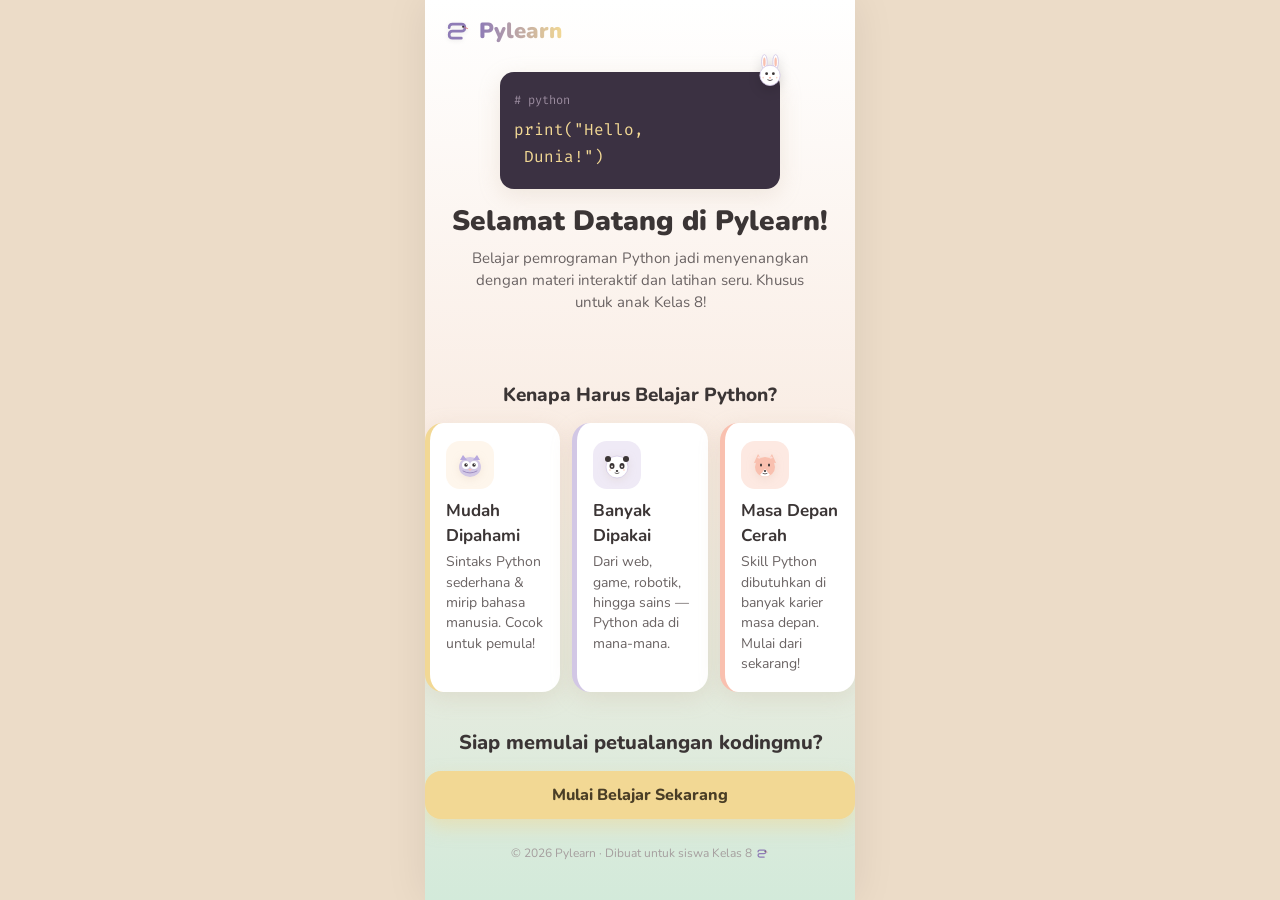
<file: index.html>
<!DOCTYPE html>
<html lang="id">
<head>
  <meta charset="UTF-8" />
  <meta name="viewport" content="width=device-width, initial-scale=1.0, maximum-scale=1.0, user-scalable=no" />
  <meta name="theme-color" content="#D2C7E5" />
  <meta name="description" content="Pylearn — Belajar Python seru dan interaktif untuk siswa kelas 8. Materi lengkap, contoh kode, dan latihan langsung di browser." />
  <link rel="icon" type="image/svg+xml" href="favicon.svg" />
  <link rel="apple-touch-icon" href="favicon.svg" />
  <link rel="mask-icon" href="favicon.svg" color="#8E7BB6" />
  <link rel="canonical" href="https://belajarpython.online/" />
  <meta property="og:type" content="website" />
  <meta property="og:url" content="https://belajarpython.online/" />
  <meta property="og:title" content="Pylearn — Belajar Python Seru untuk Kelas 8" />
  <meta property="og:description" content="Belajar Python seru dan interaktif untuk siswa kelas 8." />
  <meta property="og:site_name" content="Pylearn" />
  <meta name="twitter:card" content="summary_large_image" />
  <meta name="twitter:url" content="https://belajarpython.online/" />
  <meta name="twitter:title" content="Pylearn — Belajar Python Seru untuk Kelas 8" />
  <meta name="twitter:description" content="Belajar Python seru dan interaktif untuk siswa kelas 8." />
  <title>Pylearn — Belajar Python Seru untuk Kelas 8</title>
  <link rel="preconnect" href="https://fonts.googleapis.com" />
  <link rel="preconnect" href="https://fonts.gstatic.com" crossorigin />
  <link href="https://fonts.googleapis.com/css2?family=Nunito:wght@400;600;700;800;900&family=Fira+Code:wght@400;500&display=swap" rel="stylesheet" />
  <link rel="stylesheet" href="css/style.css?v=18" />
</head>
<body>
  <div class="app">

    <!-- ===== LANDING PAGE ===== -->
    <section class="screen screen--landing" data-screen="landing">
      <div class="landing__topbar">
        <div class="logo">
          <span class="logo__mark" data-animal="snake" data-size="28"></span>
          <span class="logo__text">Pylearn</span>
        </div>
      </div>

      <main class="landing__content">
        <div class="hero">
          <div class="hero__art">
            <pre class="hero__code">print("Hello,<br>&nbsp;Dunia!")</pre>
            <div class="hero__balloon" data-animal="rabbit" data-size="36"></div>
          </div>
          <h1 class="hero__title">Selamat Datang di Pylearn!</h1>
          <p class="hero__subtitle">Belajar pemrograman Python jadi menyenangkan dengan materi interaktif dan latihan seru. Khusus untuk anak Kelas 8!</p>
        </div>

        <div class="section" id="value">
          <h2 class="section__title">Kenapa Harus Belajar Python?</h2>
          <div class="value-cards">
            <div class="value-card">
              <div class="value-card__icon" data-animal="owl" data-size="32"></div>
              <h3>Mudah Dipahami</h3>
              <p>Sintaks Python sederhana & mirip bahasa manusia. Cocok untuk pemula!</p>
            </div>
            <div class="value-card">
              <div class="value-card__icon" data-animal="panda" data-size="32"></div>
              <h3>Banyak Dipakai</h3>
              <p>Dari web, game, robotik, hingga sains — Python ada di mana-mana.</p>
            </div>
            <div class="value-card">
              <div class="value-card__icon" data-animal="fox" data-size="32"></div>
              <h3>Masa Depan Cerah</h3>
              <p>Skill Python dibutuhkan di banyak karier masa depan. Mulai dari sekarang!</p>
            </div>
          </div>
        </div>

        <div class="landing__cta">
          <h2>Siap memulai petualangan kodingmu?</h2>
          <button class="btn btn--primary btn--lg" data-go="beranda">Mulai Belajar Sekarang</button>
        </div>
      </main>

      <footer class="landing__footer">
        <p>© 2026 Pylearn · Dibuat untuk siswa Kelas 8 <span data-animal="snake" data-size="14"></span></p>
      </footer>
    </section>

    <!-- ===== ONBOARDING / INPUT NAMA ===== -->
    <section class="screen screen--onboarding" data-screen="onboarding">
      <div class="onboarding">
        <div class="onboarding__art" data-animal="snake" data-size="80"></div>
        <h1 class="onboarding__title">Hai! Kenalan dulu yuk 🎀</h1>
        <p class="onboarding__sub">Sebelum mulai belajar, tulis nama panggilanmu supaya Pylearn bisa menyapamu!</p>
        <form class="onboarding__form" id="name-form">
          <input type="text" id="name-input" class="onboarding__input" placeholder="Nama panggilanmu..." maxlength="20" autocomplete="off" required />
          <button type="submit" class="btn btn--primary btn--lg" id="name-submit">Lanjut →</button>
        </form>
        <p class="onboarding__hint">Nama kamu disimpan di perangkat ini saja, tidak dikirim ke mana pun. 🐾</p>
      </div>
    </section>

    <!-- ===== APP SHELL (Beranda, Materi, Games, Latihan, Nilai) ===== -->
    <div class="appshell" data-appshell hidden>

      <!-- ===== BERANDA ===== -->
      <section class="screen" data-screen="beranda">
        <header class="appbar appbar--noncenter">
          <div class="appbar__greet">
            <p class="appbar__hello">Halooo, <strong id="user-name">Siswa</strong>!</p>
            <p class="appbar__ask">Sudah siap bermain python hari ini?</p>
          </div>
          <div class="avatar-wrap" id="avatar-wrap">
            <div class="appbar__avatar" id="user-avatar">?</div>
            <div class="avatar-menu" id="avatar-menu" hidden>
              <button class="avatar-menu__item" id="menu-change-name"><span data-animal="bear" data-size="18"></span> Ganti Nama</button>
              <button class="avatar-menu__item avatar-menu__item--danger" id="menu-reset"><span>🔄</span> Reset Data</button>
            </div>
          </div>
        </header>

        <main class="content">
          <!-- Floating decorative animals -->
          <div class="float-deco" aria-hidden="true">
            <span class="float-deco__a" data-animal="rabbit" data-size="32"></span>
            <span class="float-deco__b" data-animal="owl" data-size="28"></span>
            <span class="float-deco__c" data-animal="fox" data-size="30"></span>
          </div>

          <!-- Welcome mascot banner -->
          <div class="welcome">
            <div class="welcome__mascot" data-animal="snake" data-size="64"></div>
            <div class="welcome__bubble">
              <p id="welcome-msg">Yuk belajar Python hari ini! 🐍</p>
            </div>
          </div>

          <!-- Progress keseluruhan (3 modul) -->
          <div class="overall-progress" id="beranda-progress">
            <div class="overall-progress__head">
              <span>Progres keseluruhan</span>
              <span class="overall-progress__pct" id="beranda-pct">0%</span>
            </div>
            <div class="progress progress--lg progress--sparkle">
              <div class="progress__bar" id="beranda-bar" style="width:0%"></div>
            </div>
            <p class="overall-progress__info" id="beranda-info">0 dari 3 Modul Selesai <span data-animal="panda" data-size="18"></span></p>
          </div>

          <!-- CTA alur -->
          <button class="btn btn--primary btn--block btn--lg btn--pulse" id="flow-cta" data-go="materi" style="margin-top:14px">Mulai Belajar Materi →</button>

          <!-- Fakta seru harian -->
          <div class="funfact" id="funfact">
            <div class="funfact__head">
              <span class="funfact__ico" data-animal="owl" data-size="22"></span>
              <span class="funfact__label">Fakta Seru Python</span>
            </div>
            <p class="funfact__text" id="funfact-text">Python dinamai dari acara TV komedi "Monty Python", bukan dari ular!</p>
          </div>

          <!-- Badge achievement -->
          <h2 class="block-title"><span data-animal="bear" data-size="20"></span> Lencana Kamu</h2>
          <div class="badges" id="badges">
            <div class="badge" data-badge="0">
              <div class="badge__ico">🌟</div>
              <p class="badge__t">Langkah Pertama</p>
              <p class="badge__s">Selesaikan 1 modul</p>
            </div>
            <div class="badge is-locked" data-badge="1">
              <div class="badge__ico">📚</div>
              <p class="badge__t">Kutu Buku</p>
              <p class="badge__s">Selesaikan semua modul</p>
            </div>
            <div class="badge is-locked" data-badge="2">
              <div class="badge__ico">📝</div>
              <p class="badge__t">Rajin Latihan</p>
              <p class="badge__s">Selesaikan 3 latihan</p>
            </div>
            <div class="badge is-locked" data-badge="3">
              <div class="badge__ico">🏆</div>
              <p class="badge__t">Juara Python</p>
              <p class="badge__s">Skor latihan ≥ 90</p>
            </div>
          </div>

          <!-- Motivasi harian -->
          <div class="motivasi">
            <span class="motivasi__char" data-animal="panda" data-size="44"></span>
            <p class="motivasi__text" id="motivasi-text">"Belajar coding itu seperti main puzzle — asyik dan bikin nagih!"</p>
          </div>

          <!-- Tombol navigasi -->
          <h2 class="block-title">Menu</h2>
          <div class="nav-tiles">
            <button class="nav-tile" data-go="materi">
              <span class="nav-tile__ico" data-animal="owl" data-size="34"></span>
              <span class="nav-tile__t">Materi</span>
              <span class="nav-tile__s" id="tile-materi">3 modul</span>
            </button>
            <button class="nav-tile is-locked" id="tile-games" data-go="games">
              <span class="nav-tile__ico" data-animal="panda" data-size="34"></span>
              <span class="nav-tile__t">Latihan</span>
              <span class="nav-tile__s" id="tile-games-sub">Selesaikan modul dulu</span>
              <span class="nav-tile__lock">🔒</span>
            </button>
            <button class="nav-tile is-locked" id="tile-nilai" data-go="nilai">
              <span class="nav-tile__ico" data-animal="fox" data-size="34"></span>
              <span class="nav-tile__t">Nilai</span>
              <span class="nav-tile__s" id="tile-nilai-sub">Selesaikan Latihan 3 dulu</span>
              <span class="nav-tile__lock">🔒</span>
            </button>
          </div>

          <button class="btn btn--ghost btn--block" id="change-name-btn" style="margin-top:18px"><span data-animal="bear" data-size="22"></span> Ganti Nama</button>
        </main>
      </section>

      <!-- ===== MATERI ===== -->
      <section class="screen" data-screen="materi">
        <header class="appbar appbar--center">
          <button class="appbar__back" data-go="beranda">←</button>
          <h1 class="appbar__title"><span data-animal="owl" data-size="24"></span> Materi Pembelajaran</h1>
          <p class="appbar__subtitle">Selesaikan semua modul untuk membuka Latihan</p>
        </header>

        <main class="content">
          <div class="overall-progress">
            <div class="overall-progress__head">
              <span>Progres keseluruhan</span>
              <span class="overall-progress__pct" id="materi-pct">0%</span>
            </div>
            <div class="progress progress--lg">
              <div class="progress__bar" id="materi-bar" style="width:0%"></div>
            </div>
            <p class="overall-progress__info" id="materi-info">0 dari 3 Modul Selesai <span data-animal="panda" data-size="18"></span></p>
          </div>

          <ul class="module-list" id="module-list">
            <!-- diisi oleh main.js -->
          </ul>
        </main>
      </section>

      <!-- ===== MODUL DETAIL (halaman terpisah) ===== -->
      <section class="screen" data-screen="modul">
        <header class="appbar appbar--center">
          <button class="appbar__back" id="modul-back-btn">←</button>
          <h1 class="appbar__title" id="modul-appbar-title"><span data-animal="owl" data-size="24"></span> Modul</h1>
          <p class="appbar__subtitle" id="modul-appbar-sub">Pelajari materi dengan saksama</p>
        </header>

        <main class="content">
          <div class="module-detail__body" id="modul-body"></div>
          <button class="btn btn--primary btn--block btn--lg" id="modul-complete">Tandai Selesai ✓</button>
        </main>
      </section>

      <!-- ===== LATIHAN ===== -->
      <section class="screen" data-screen="games">
        <header class="appbar appbar--center">
          <button class="appbar__back" data-go="beranda">←</button>
          <h1 class="appbar__title"><span data-animal="panda" data-size="24"></span> Latihan Soal</h1>
          <p class="appbar__subtitle">Uji pemahaman Python kamu!</p>
        </header>

        <main class="content">
          <div class="lock-notice" id="games-locked" hidden>
            <span data-animal="panda" data-size="56"></span>
            <h3>Latihan Belum Tersedia</h3>
            <p>Selesaikan Modul 1 dulu untuk membuka Latihan pertama!</p>
            <button class="btn btn--primary btn--block" data-go="materi">Pelajari Materi →</button>
          </div>

          <div id="games-content">
            <!-- Daftar latihan -->
            <div class="games-progress">
              <p>Latihan terselesaikan</p>
              <strong id="games-count">0 / 3</strong>
            </div>

            <div class="game-list" id="game-list">
              <article class="game-card game-card--dots" id="game-card-1">
                <div class="game-card__art" data-animal="cat" data-size="48"></div>
                <div class="game-card__body">
                  <h3>Pilihan Ganda</h3>
                  <p>Pilih jawaban yang paling tepat dari soal-soal seru!</p>
                  <div class="game-card__meta">
                    <span class="chip" id="g1-status">Belum dikerjakan</span>
                  </div>
                  <button class="btn btn--primary btn--block" data-game="1">Kerjakan</button>
                </div>
              </article>

              <article class="game-card game-card--quiz" id="game-card-2">
                <div class="game-card__art" data-animal="owl" data-size="48"></div>
                <div class="game-card__body">
                  <h3>Drag & Drop</h3>
                  <p>Susun kode Python yang benar dengan memilih kata tepat!</p>
                  <div class="game-card__meta">
                    <span class="chip" id="g2-status">Belum dikerjakan</span>
                  </div>
                  <button class="btn btn--primary btn--block" data-game="2">Kerjakan</button>
                </div>
              </article>

              <article class="game-card game-card--hunt" id="game-card-3">
                <div class="game-card__art" data-animal="fox" data-size="48"></div>
                <div class="game-card__body">
                  <h3>Susun & Ketik Kode</h3>
                  <p>Susun potongan kode dan ketik perintah Python yang benar!</p>
                  <div class="game-card__meta">
                    <span class="chip" id="g3-status">Belum dikerjakan</span>
                  </div>
                  <button class="btn btn--primary btn--block" data-game="3">Kerjakan</button>
                </div>
              </article>
            </div>
          </div>
        </main>
      </section>

      <!-- ===== KUIS (halaman terpisah, muncul saat latihan dikerjakan) ===== -->
      <section class="screen" data-screen="quiz">
        <header class="appbar appbar--center">
          <button class="appbar__back" id="quiz-back">←</button>
          <h1 class="appbar__title" id="quiz-title"><span data-animal="cat" data-size="24"></span> Pilihan Ganda</h1>
          <p class="appbar__subtitle">Uji pemahaman Python kamu!</p>
        </header>

        <main class="content">
          <div class="quiz-scorebar">
            <span class="quiz-scorebar__label">Skor:</span>
            <span class="quiz-scorebar__value" id="quiz-score">0</span>
            <span class="quiz-scorebar__total" id="quiz-total">/ 10</span>
            <span class="quiz-scorebar__sep">·</span>
            <span class="quiz-scorebar__label" id="quiz-type-label">Pilihan Ganda</span>
          </div>

          <div class="cheer" id="cheer" hidden>
            <span class="cheer__char" data-animal="rabbit" data-size="64"></span>
          </div>
          <div class="cheer cheer--sad" id="cheer-sad" hidden>
            <span class="cheer__char" data-animal="owl" data-size="64"></span>
          </div>

          <div id="quiz-container"></div>

          <div class="quiz-nav" id="quiz-nav">
            <button class="btn btn--ghost" id="quiz-prev">← Sebelumnya</button>
            <span class="quiz-nav__count" id="quiz-count">1 / 10</span>
            <button class="btn btn--primary" id="quiz-next">Berikutnya →</button>
          </div>
          <p class="quiz-nav__hint" id="quiz-nav-hint" hidden>Pilih jawaban dulu untuk lanjut, ya! 🐾</p>

          <div class="quiz-result" id="quiz-result" hidden>
            <div class="quiz-result__card">
              <div class="quiz-result__emoji" id="quiz-result-emoji">🎉</div>
              <h3 id="quiz-result-title">Kerja Bagus!</h3>
              <p id="quiz-result-score">Skor: 0 / 10</p>
              <div class="quiz-rekap" id="quiz-rekap" hidden></div>
              <div class="quiz-result__btns" id="quiz-result-btns">
                <button class="btn btn--primary btn--block" id="quiz-done">Selesai ✓</button>
              </div>
            </div>
          </div>
        </main>
      </section>

      <!-- ===== NILAI ===== -->
      <section class="screen" data-screen="nilai">
        <header class="appbar appbar--center">
          <button class="appbar__back" data-go="beranda">←</button>
          <h1 class="appbar__title"><span data-animal="fox" data-size="24"></span> Nilai & Kemajuan</h1>
          <p class="appbar__subtitle">Lihat perkembangan belajarmu</p>
        </header>

        <main class="content">
          <div class="grade-card">
            <p class="grade-card__label">Nilai Latihan</p>
            <div class="grade-card__grade" id="grade-overall">-</div>
            <p class="grade-card__detail" id="grade-detail">Skor 0 / 100</p>
          </div>

          <h2 class="block-title">Statistik Per Latihan</h2>
          <div class="subject-stats" id="subject-stats">
            <!-- diisi oleh main.js -->
          </div>
        </main>
      </section>

      <!-- ===== LATIHAN screen dihapus, sudah digabung ke Games ===== -->

    </div>

    <!-- ===== MODAL RESET DATA ===== -->
    <div class="modal-overlay" id="reset-modal" hidden>
      <div class="modal-card">
        <div class="modal-card__icon">🔄</div>
        <h3 class="modal-card__title">Reset Semua Data?</h3>
        <p class="modal-card__text">Semua nama, progres modul, dan nilai akan dihapus. Tindakan ini tidak bisa dibatalkan.</p>
        <input type="password" class="modal-card__input" id="reset-password" placeholder="Masukkan password reset..." autocomplete="off" />
        <p class="modal-card__err" id="reset-err" hidden>Password salah!</p>
        <div class="modal-card__btns">
          <button class="btn btn--ghost" id="reset-cancel">Batal</button>
          <button class="btn btn--primary" id="reset-confirm">Reset Sekarang</button>
        </div>
      </div>
    </div>

  </div>

  <script src="js/icons.js?v=18"></script>
  <script src="js/quiz-data.js?v=18"></script>
  <script src="js/quiz.js?v=18"></script>
  <script src="js/main.js?v=18"></script>
</body>
</html>
</file>
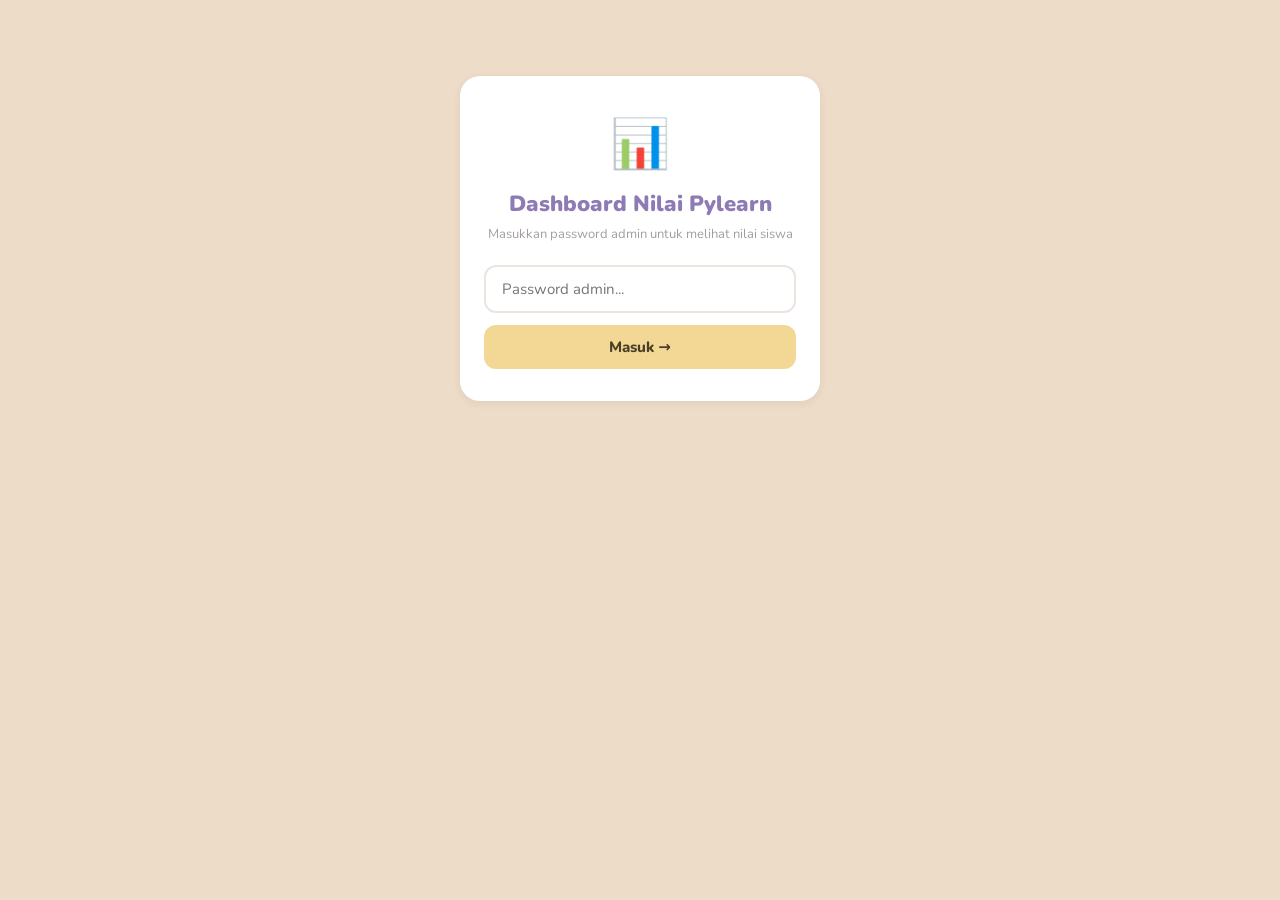
<file: admin.html>
<!DOCTYPE html>
<html lang="id">
<head>
  <meta charset="UTF-8" />
  <meta name="viewport" content="width=device-width, initial-scale=1.0" />
  <title>Admin Nilai — Pylearn</title>
  <link rel="preconnect" href="https://fonts.googleapis.com" />
  <link rel="preconnect" href="https://fonts.gstatic.com" crossorigin />
  <link href="https://fonts.googleapis.com/css2?family=Nunito:wght@400;600;700;800;900&family=Fira+Code:wght@400;500&display=swap" rel="stylesheet" />
  <style>
    :root{
      --primary:#F2D894;--primary-light:#FEF6EC;--primary-ink:#4A3E26;
      --accent:#D2C7E5;--accent-d:#8E7BB6;--accent-x:#B7A8DE;
      --mint:#D3EADA;--bg:#F9ECE3;--bg-mint:#EAF4EF;--page:#ECDCC8;
      --card:#ffffff;--ink:#3b3535;--ink-soft:#6a6363;--muted:#a59e9e;
      --line:#ece4df;--ok:#6bbf8a;--bad:#e57373;--warn:#e8a05a;
      --shadow-soft:0 2px 8px rgba(60,50,40,.08);
      --font-body:'Nunito',system-ui,sans-serif;--font-mono:'Fira Code',monospace;
    }
    *{box-sizing:border-box;margin:0;padding:0}
    body{font-family:var(--font-body);background:var(--page);color:var(--ink);min-height:100vh;line-height:1.5}
    .wrap{max-width:1000px;margin:0 auto;padding:16px}

    /* LOGIN */
    .login{max-width:360px;margin:60px auto;background:var(--card);border-radius:20px;box-shadow:var(--shadow-soft);padding:32px 24px;text-align:center}
    .login__ico{font-size:48px;margin-bottom:8px}
    .login__title{font-size:22px;font-weight:900;color:var(--accent-d);margin-bottom:4px}
    .login__sub{font-size:13px;color:var(--muted);margin-bottom:20px}
    .login__input{width:100%;padding:12px 16px;border:2px solid var(--line);border-radius:12px;font-family:var(--font-body);font-size:15px;margin-bottom:12px;outline:none;transition:border .2s}
    .login__input:focus{border-color:var(--accent)}
    .login__err{color:var(--bad);font-size:12px;margin-bottom:8px;min-height:16px}
    .btn{display:inline-block;border:none;border-radius:12px;padding:12px 24px;font-family:var(--font-body);font-weight:800;font-size:15px;cursor:pointer;transition:transform .12s}
    .btn:active{transform:scale(.97)}
    .btn--primary{background:var(--primary);color:var(--primary-ink)}
    .btn--ghost{background:transparent;color:var(--ink-soft);border:2px solid var(--line)}
    .btn--danger{color:var(--bad);border-color:var(--bad)}
    .btn--danger:hover{background:var(--bad);color:#fff}
    .btn--block{display:block;width:100%}

    /* DASHBOARD */
    .dash{display:none}
    .dash__head{display:flex;align-items:center;justify-content:space-between;flex-wrap:wrap;gap:10px;margin-bottom:16px}
    .dash__title{font-size:24px;font-weight:900;color:var(--accent-d)}
    .dash__title small{font-size:13px;font-weight:600;color:var(--muted);display:block}
    .dash__actions{display:flex;gap:8px;flex-wrap:wrap}
    .stats{display:grid;grid-template-columns:repeat(auto-fit,minmax(140px,1fr));gap:10px;margin-bottom:16px}
    .stat{background:var(--card);border-radius:14px;padding:14px;box-shadow:var(--shadow-soft);text-align:center}
    .stat__num{font-size:28px;font-weight:900;color:var(--accent-d)}
    .stat__label{font-size:11px;color:var(--muted);font-weight:700;text-transform:uppercase;letter-spacing:.5px;margin-top:2px}

    .toolbar{display:flex;gap:8px;align-items:center;margin-bottom:12px;flex-wrap:wrap}
    .search{flex:1;min-width:180px;padding:10px 14px;border:2px solid var(--line);border-radius:10px;font-family:var(--font-body);font-size:14px;outline:none}
    .search:focus{border-color:var(--accent)}

    .table-wrap{background:var(--card);border-radius:14px;box-shadow:var(--shadow-soft);overflow:hidden;overflow-x:auto}
    table{width:100%;border-collapse:collapse;font-size:13px}
    thead{background:var(--bg)}
    th{padding:12px 10px;text-align:left;font-weight:800;color:var(--accent-d);font-size:11px;text-transform:uppercase;letter-spacing:.5px;white-space:nowrap}
    td{padding:10px;border-top:1px solid var(--line);white-space:nowrap}
    tbody tr:hover{background:var(--primary-light)}
    .grade{display:inline-block;padding:2px 10px;border-radius:20px;font-weight:900;font-size:12px}
    .grade--A{background:#d4f0d4;color:#2d7a2d}
    .grade--B{background:#fff3d4;color:#8a6d00}
    .grade--C{background:#ffe8d4;color:#a85a00}
    .grade--D{background:#ffd4d4;color:#a03030}
    .grade--E{background:#f0d4d4;color:#7a2020}
    .grade--none{background:var(--bg);color:var(--muted)}
    .empty{text-align:center;padding:40px;color:var(--muted)}
    .footer{text-align:center;margin-top:20px;color:var(--muted);font-size:12px}
    .loading{text-align:center;padding:40px;color:var(--muted)}
    .btn-del{border:none;background:transparent;color:var(--bad);font-size:16px;cursor:pointer;padding:4px 8px;border-radius:8px;transition:all .15s}
    .btn-del:hover{background:#ffe0e0;transform:scale(1.15)}
    .btn-del:active{transform:scale(.9)}
    .confirm-bar{display:none;align-items:center;gap:10px;background:#fff3f3;border:1px solid var(--bad);border-radius:10px;padding:10px 14px;margin-bottom:12px}
    .confirm-bar.is-show{display:flex}
    .confirm-bar__msg{flex:1;font-size:13px;color:var(--ink)}
  </style>
</head>
<body>
  <div class="wrap">

    <!-- LOGIN -->
    <div class="login" id="login">
      <div class="login__ico">📊</div>
      <h1 class="login__title">Dashboard Nilai Pylearn</h1>
      <p class="login__sub">Masukkan password admin untuk melihat nilai siswa</p>
      <input type="password" class="login__input" id="pw" placeholder="Password admin..." autocomplete="off" />
      <p class="login__err" id="err" hidden>Password salah!</p>
      <button class="btn btn--primary btn--block" id="login-btn">Masuk →</button>
    </div>

    <!-- DASHBOARD -->
    <div class="dash" id="dash">
      <div class="dash__head">
        <div>
          <h1 class="dash__title">📊 Dashboard Nilai</h1>
          <small>Rekap nilai siswa Pylearn</small>
        </div>
        <div class="dash__actions">
          <button class="btn btn--ghost" id="refresh">🔄 Refresh</button>
          <button class="btn btn--primary" id="export">⬇ Export CSV</button>
          <button class="btn btn--ghost" id="logout">Keluar</button>
        </div>
      </div>

      <div class="stats" id="stats"></div>

      <div class="confirm-bar" id="confirm-bar">
        <span class="confirm-bar__msg" id="confirm-msg"></span>
        <button class="btn btn--ghost" id="confirm-cancel">Batal</button>
        <button class="btn btn--primary" id="confirm-ok" style="background:var(--bad);color:#fff">Ya, Hapus</button>
      </div>

      <div class="toolbar">
        <input type="text" class="search" id="search" placeholder="🔍 Cari nama siswa..." />
        <button class="btn btn--ghost btn--danger" id="del-all">🗑 Hapus Semua</button>
      </div>

      <div class="table-wrap">
        <table id="table">
          <thead>
            <tr>
              <th>#</th>
              <th>Nama</th>
              <th>L1</th>
              <th>L2</th>
              <th>L3</th>
              <th>Rata²</th>
              <th>Grade</th>
              <th>Selesai</th>
              <th>Waktu</th>
              <th>Aksi</th>
            </tr>
          </thead>
          <tbody id="tbody"></tbody>
        </table>
      </div>

      <p class="footer">© 2026 Pylearn Admin · Data tersimpan di Supabase</p>
    </div>

  </div>

  <script>
    // ===== CONFIG (harus sama dengan main.js) =====
    var SUPABASE_URL = 'https://hzedpsbwjnrxkzeaijkl.supabase.co';
    var SUPABASE_KEY = 'sb_publishable_BausTTPoMcyf-U3JGNOigg_sfZhRpqv';
    var ADMIN_PASSWORD = 'admin123';

    var loginEl = document.getElementById('login');
    var dashEl = document.getElementById('dash');
    var pwInput = document.getElementById('pw');
    var loginBtn = document.getElementById('login-btn');
    var errEl = document.getElementById('err');
    var logoutBtn = document.getElementById('logout');
    var refreshBtn = document.getElementById('refresh');
    var exportBtn = document.getElementById('export');
    var searchInput = document.getElementById('search');
    var tbody = document.getElementById('tbody');
    var statsEl = document.getElementById('stats');
    var allData = [];

    // auto-login jika sudah login sebelumnya (session ini)
    if (sessionStorage.getItem('pylearn_admin') === '1') showDash();

    loginBtn.addEventListener('click', doLogin);
    pwInput.addEventListener('keydown', function (e) { if (e.key === 'Enter') doLogin(); });

    function doLogin() {
      if (pwInput.value === ADMIN_PASSWORD) {
        sessionStorage.setItem('pylearn_admin', '1');
        showDash();
      } else {
        errEl.hidden = false;
        pwInput.value = '';
        setTimeout(function () { errEl.hidden = true; }, 2500);
      }
    }

    logoutBtn.addEventListener('click', function () {
      sessionStorage.removeItem('pylearn_admin');
      dashEl.style.display = 'none';
      loginEl.style.display = 'block';
      pwInput.value = '';
    });

    function showDash() {
      loginEl.style.display = 'none';
      dashEl.style.display = 'block';
      loadData();
    }

    function loadData() {
      if (!SUPABASE_URL || !SUPABASE_KEY) {
        tbody.innerHTML = '<tr><td colspan="9" class="empty">⚠️ Supabase belum dikonfigurasi.<br>Isi SUPABASE_URL & SUPABASE_KEY di admin.html</td></tr>';
        return;
      }
      tbody.innerHTML = '<tr><td colspan="9" class="loading">⏳ Memuat data...</td></tr>';
      fetch(SUPABASE_URL + '/rest/v1/scores?select=*&order=created_at.desc', {
        headers: {
          'apikey': SUPABASE_KEY,
          'Authorization': 'Bearer ' + SUPABASE_KEY
        }
      })
        .then(function (r) { return r.json(); })
        .then(function (rows) {
          allData = rows || [];
          renderTable(allData);
          renderStats(allData);
        })
        .catch(function (e) {
          tbody.innerHTML = '<tr><td colspan="9" class="empty">❌ Gagal memuat: ' + e.message + '</td></tr>';
        });
    }

    function gradeFromPct(pct) {
      if (pct === null || pct === undefined) return { g: '-', cls: 'grade--none' };
      if (pct >= 90) return { g: 'A', cls: 'grade--A' };
      if (pct >= 80) return { g: 'B', cls: 'grade--B' };
      if (pct >= 70) return { g: 'C', cls: 'grade--C' };
      if (pct >= 60) return { g: 'D', cls: 'grade--D' };
      return { g: 'E', cls: 'grade--E' };
    }

    function fmt(v) { return (v === null || v === undefined) ? '—' : v; }

    function renderTable(rows) {
      if (!rows || rows.length === 0) {
        tbody.innerHTML = '<tr><td colspan="10" class="empty">📭 Belum ada data nilai. Siswa belum mengerjakan latihan.</td></tr>';
        return;
      }
      var html = '';
      for (var i = 0; i < rows.length; i++) {
        var r = rows[i];
        var gr = gradeFromPct(r.rata);
        html += '<tr>';
        html += '<td>' + (i + 1) + '</td>';
        html += '<td><strong>' + escapeHtml(r.nama || '') + '</strong></td>';
        html += '<td>' + fmt(r.l1) + '</td>';
        html += '<td>' + fmt(r.l2) + '</td>';
        html += '<td>' + fmt(r.l3) + '</td>';
        html += '<td><strong>' + fmt(r.rata) + '</strong></td>';
        html += '<td><span class="grade ' + gr.cls + '">' + gr.g + '</span></td>';
        html += '<td>' + escapeHtml(r.selesai || '') + '</td>';
        html += '<td style="color:var(--muted);font-size:11px">' + escapeHtml(r.waktu || '') + '</td>';
        html += '<td><button class="btn-del" data-del="' + escapeHtml(r.nama || '') + '" title="Hapus nilai siswa ini">🗑</button></td>';
        html += '</tr>';
      }
      tbody.innerHTML = html;
    }

    function renderStats(rows) {
      if (!rows || rows.length === 0) { statsEl.innerHTML = ''; return; }
      var n = rows.length;
      var done3 = rows.filter(function (r) { return r.selesai === '3/3'; }).length;
      var sumRata = 0, cntRata = 0;
      for (var i = 0; i < rows.length; i++) { if (rows[i].rata !== null && rows[i].rata !== undefined) { sumRata += rows[i].rata || 0; cntRata++; } }
      var avg = cntRata > 0 ? Math.round(sumRata / cntRata) : 0;
      var best = 0;
      for (var j = 0; j < rows.length; j++) { if ((rows[j].rata || 0) > best) { best = rows[j].rata || 0; } }

      statsEl.innerHTML =
        statCard(n, 'Total Siswa') +
        statCard(done3, 'Selesai 3/3') +
        statCard(avg, 'Rata² Kelas') +
        statCard(best, 'Nilai Tertinggi');
    }

    function statCard(num, label) {
      return '<div class="stat"><div class="stat__num">' + num + '</div><div class="stat__label">' + label + '</div></div>';
    }

    searchInput.addEventListener('input', function () {
      var q = searchInput.value.toLowerCase().trim();
      if (!q) { renderTable(allData); return; }
      var filtered = allData.filter(function (r) {
        return (r.nama || '').toLowerCase().indexOf(q) >= 0;
      });
      renderTable(filtered);
    });

    refreshBtn.addEventListener('click', loadData);

    // ===== DELETE FUNCTIONS =====
    var confirmBar = document.getElementById('confirm-bar');
    var confirmMsg = document.getElementById('confirm-msg');
    var confirmOk = document.getElementById('confirm-ok');
    var confirmCancel = document.getElementById('confirm-cancel');
    var delAllBtn = document.getElementById('del-all');
    var pendingDelete = null; // { type: 'one'|'all', nama: string }

    function showConfirm(msg, action) {
      pendingDelete = action;
      confirmMsg.textContent = msg;
      confirmBar.classList.add('is-show');
      confirmBar.scrollIntoView({ behavior: 'smooth', block: 'center' });
    }
    function hideConfirm() {
      pendingDelete = null;
      confirmBar.classList.remove('is-show');
    }
    confirmCancel.addEventListener('click', hideConfirm);

    confirmOk.addEventListener('click', function () {
      if (!pendingDelete) return;
      if (pendingDelete.type === 'one') deleteOne(pendingDelete.nama);
      else if (pendingDelete.type === 'all') deleteAll();
      hideConfirm();
    });

    // hapus per-siswa (klik tombol 🗑 di baris)
    tbody.addEventListener('click', function (e) {
      var btn = e.target.closest('[data-del]');
      if (!btn) return;
      var nama = btn.getAttribute('data-del');
      showConfirm('Hapus nilai siswa "' + nama + '"? Tindakan ini tidak bisa dibatalkan.', { type: 'one', nama: nama });
    });

    function deleteOne(nama) {
      fetch(SUPABASE_URL + '/rest/v1/scores?nama=eq.' + encodeURIComponent(nama), {
        method: 'DELETE',
        headers: { 'apikey': SUPABASE_KEY, 'Authorization': 'Bearer ' + SUPABASE_KEY }
      }).then(function (r) {
        if (r.ok) { loadData(); }
        else { alert('Gagal menghapus. Cek console.'); console.error('Delete failed:', r.status); }
      }).catch(function (e) { alert('Error: ' + e.message); });
    }

    // hapus semua
    delAllBtn.addEventListener('click', function () {
      if (allData.length === 0) { alert('Tidak ada data untuk dihapus.'); return; }
      showConfirm('Hapus SEMUA ' + allData.length + ' data nilai? Tindakan ini tidak bisa dibatalkan!', { type: 'all' });
    });

    function deleteAll() {
      fetch(SUPABASE_URL + '/rest/v1/scores?neq=nama', {
        method: 'DELETE',
        headers: { 'apikey': SUPABASE_KEY, 'Authorization': 'Bearer ' + SUPABASE_KEY }
      }).then(function (r) {
        if (r.ok) { loadData(); }
        else { alert('Gagal menghapus semua. Cek console.'); console.error('Delete all failed:', r.status); }
      }).catch(function (e) { alert('Error: ' + e.message); });
    }

    exportBtn.addEventListener('click', function () {
      if (allData.length === 0) return;
      var csv = 'No,Nama,Latihan 1,Latihan 2,Latihan 3,Rata-rata,Grade,Selesai,Waktu\n';
      for (var i = 0; i < allData.length; i++) {
        var r = allData[i];
        var gr = gradeFromPct(r.rata);
        var row = [
          i + 1,
          '"' + (r.nama || '').replace(/"/g, '""') + '"',
          fmt(r.l1), fmt(r.l2), fmt(r.l3), fmt(r.rata),
          gr.g, '"' + (r.selesai || '') + '"', '"' + (r.waktu || '') + '"'
        ];
        csv += row.join(',') + '\n';
      }
      var blob = new Blob([csv], { type: 'text/csv;charset=utf-8;' });
      var a = document.createElement('a');
      a.href = URL.createObjectURL(blob);
      a.download = 'nilai-pylearn-' + new Date().toISOString().slice(0, 10) + '.csv';
      a.click();
    });

    function escapeHtml(s) {
      return String(s).replace(/&/g, '&amp;').replace(/</g, '&lt;').replace(/>/g, '&gt;');
    }
  </script>
</body>
</html>
</file>
<file: css/style.css>
:root{
  /* ===== Candy Spirit palet ===== */
  --primary:#F2D894;       /* kuning pastel — tombol utama */
  --primary-light:#FEF6EC; /* kuning sangat lembut — surface/answer */
  --primary-ink:#4A3E26;    /* teks gelap di atas kuning */
  --accent:#D2C7E5;        /* ungu muda — aksen */
  --accent-d:#8E7BB6;      /* ungu lebih dalam — teks kontras */
  --accent-x:#B7A8DE;      /* ungu tengah */
  --mint:#D3EADA;          /* hijau mint — latar bagian */
  --deco1:#F9C0AF;         /* persik lembut — dekoratif */
  --deco2:#FFDDD8;         /* persik terang — dekoratif */
  --bg:#F9ECE3;            /* putih pudar — latar dasar */
  --bg-mint:#EAF4EF;
  --page:#ECDCC8;          /* luar app */

  --card:#ffffff;
  --ink:#3b3535;           /* abu-abu tua tajam */
  --ink-soft:#6a6363;
  --muted:#a59e9e;
  --line:#ece4df;
  --ok:#6fb594;            /* mint hijau — sukses */
  --warn:#d99a5e;          /* oranye lembut */
  --bad:#d97777;           /* merah lembut */
  --radius:18px;
  --shadow:0 6px 22px rgba(193,168,140,.22);
  --shadow-soft:0 4px 14px rgba(193,168,140,.16);
  --max:430px;
  --nav-h:62px;
  --screen-pad:18px;

  --font-body:'Nunito',system-ui,-apple-system,'Segoe UI',Roboto,sans-serif;
  --font-mono:'Fira Code',ui-monospace,Consolas,monospace;
}

*{box-sizing:border-box;margin:0;padding:0;-webkit-tap-highlight-color:transparent}
html,body{height:100%}
body{
  font-family:var(--font-body);
  background:var(--page);
  color:var(--ink);
  line-height:1.45;
  -webkit-font-smoothing:antialiased;
}
.app{
  max-width:var(--max);
  margin:0 auto;
  min-height:100vh;
  background:var(--bg);
  position:relative;
  box-shadow:0 0 40px rgba(0,0,0,.08);
  overflow:hidden;
}

/* ===== SCREENS ===== */
.screen{display:none;min-height:100vh;flex-direction:column;animation:fade .25s ease}
.screen.is-active{display:flex}
@keyframes fade{from{opacity:0;transform:translateY(8px)}to{opacity:1;transform:none}}

.content{flex:1;padding:0 var(--screen-pad) 28px}

/* ===== LANDING ===== */
.screen--landing{background:linear-gradient(180deg,#fff 0,var(--bg) 50%,var(--mint) 100%)}
.landing__topbar{
  display:flex;align-items:center;justify-content:space-between;
  padding:16px var(--screen-pad);
}
.logo{display:flex;align-items:center;gap:8px;font-weight:900;font-size:22px}
.logo__mark{font-size:24px}
.logo__text{background:linear-gradient(90deg,var(--accent-d),var(--primary));-webkit-background-clip:text;background-clip:text;color:transparent}

.hero{text-align:center;padding:8px 4px 24px}
.hero__art{position:relative;max-width:280px;margin:0 auto 16px}
.hero__code{
  background:#3b3142;color:var(--primary);
  font-family:var(--font-mono);font-size:16px;
  padding:18px 14px;border-radius:14px;
  text-align:left;line-height:1.7;
  box-shadow:var(--shadow);position:relative;
}
.hero__code::before{content:"# python";display:block;color:#998a9d;font-size:12px;margin-bottom:6px}
.hero__balloon{position:absolute;top:-18px;right:-8px;font-size:30px}

.hero__title{font-size:28px;font-weight:900;line-height:1.2;color:var(--ink)}
.hero__subtitle{color:var(--ink-soft);font-size:15px;margin:10px auto 22px;max-width:340px}

.section{padding:22px 0 8px}
.section__title{font-size:19px;font-weight:800;margin-bottom:14px;text-align:center;color:var(--ink)}
.value-cards{display:flex;flex-direction:column;gap:12px}
.value-card{
  background:var(--card);border-radius:var(--radius);
  padding:18px 16px;box-shadow:var(--shadow);
  display:flex;flex-direction:column;gap:4px;
  border-left:5px solid var(--primary);
}
.value-card:nth-child(2){border-left-color:var(--accent)}
.value-card:nth-child(3){border-left-color:var(--deco1)}
.value-card__icon{
  font-size:26px;width:48px;height:48px;
  display:grid;place-items:center;border-radius:14px;
  background:var(--primary-light);margin-bottom:6px;
}
.value-card:nth-child(2) .value-card__icon{background:#efeaf6}
.value-card:nth-child(3) .value-card__icon{background:#fde9e2}
.value-card h3{font-size:17px;color:var(--ink)}
.value-card p{font-size:14px;color:var(--ink-soft)}

.landing__cta{text-align:center;padding:28px 0 8px}
.landing__cta h2{font-size:20px;font-weight:800;margin-bottom:14px;color:var(--ink)}

.landing__footer{text-align:center;padding:18px;font-size:12px;color:var(--muted)}

/* ===== BUTTONS ===== */
.btn{
  font-family:inherit;font-weight:800;font-size:15px;
  border:none;cursor:pointer;border-radius:14px;
  padding:13px 18px;transition:transform .12s ease,box-shadow .12s ease;
  display:inline-flex;align-items:center;justify-content:center;gap:8px;line-height:1;
}
.btn:active{transform:translateY(1px)}
.btn--primary{background:var(--primary);color:var(--primary-ink);box-shadow:0 8px 18px rgba(242,216,148,.5)}
.btn--ghost{background:transparent;color:var(--accent-d);border:2px solid var(--accent)}
.btn--lg{padding:16px 26px;font-size:16px;border-radius:16px;width:100%}
.btn--block{width:100%;margin-top:10px}
.btn:disabled{opacity:.55;cursor:not-allowed}

/* ===== APPBAR ===== */
.appbar{
  background:linear-gradient(135deg,var(--deco2),var(--accent));
  color:var(--ink);padding:18px var(--screen-pad) 22px;border-radius:0 0 22px 22px;
}
.appbar--center{text-align:center}
.appbar__hello{font-size:18px;font-weight:800;color:var(--ink)}
.appbar__ask{font-size:13px;color:var(--ink-soft);margin:0}
.appbar__title{font-size:22px;font-weight:900;color:var(--ink)}
.appbar__subtitle{font-size:13px;color:var(--ink-soft);margin-top:2px}
.appbar--noncenter{display:flex;align-items:center;justify-content:space-between;gap:12px}
.appbar__greet{flex:1}
.appbar__avatar{
  width:42px;height:42px;border-radius:50%;
  background:var(--primary);color:var(--primary-ink);
  display:grid;place-items:center;font-weight:900;
}

/* ===== AVATAR MENU (dropdown samar) ===== */
.avatar-wrap{position:relative}
.appbar__avatar{cursor:pointer;transition:transform .15s,box-shadow .15s}
.appbar__avatar:active{transform:scale(.92)}
.avatar-menu{
  position:absolute;top:48px;right:0;z-index:50;
  background:var(--card);border-radius:14px;box-shadow:0 12px 36px rgba(0,0,0,.18);
  border:1px solid var(--line);padding:6px;min-width:170px;
  animation:menuPop .18s ease;
}
@keyframes menuPop{from{transform:translateY(-6px) scale(.95);opacity:0}to{transform:none;opacity:1}}
.avatar-menu[hidden]{display:none}
.avatar-menu__item{
  display:flex;align-items:center;gap:10px;width:100%;
  background:transparent;border:none;border-radius:10px;padding:10px 12px;
  font-family:inherit;font-size:13px;font-weight:700;color:var(--ink);
  cursor:pointer;text-align:left;transition:background .12s;
}
.avatar-menu__item:hover{background:var(--bg)}
.avatar-menu__item--danger{color:var(--bad)}
.avatar-menu__item--danger:hover{background:#fdeaea}

/* ===== MODAL RESET ===== */
.modal-overlay{
  position:fixed;inset:0;z-index:200;background:rgba(59,53,53,.5);
  display:grid;place-items:center;padding:20px;backdrop-filter:blur(2px);
}
.modal-overlay[hidden]{display:none}
.modal-card{
  background:#fff;border-radius:22px;padding:28px 22px;text-align:center;
  box-shadow:0 20px 60px rgba(0,0,0,.25);max-width:340px;width:100%;
  animation:pop .3s ease;
}
.modal-card__icon{font-size:44px;margin-bottom:8px}
.modal-card__title{font-size:20px;font-weight:900;color:var(--accent-d);margin-bottom:8px}
.modal-card__text{font-size:13.5px;color:var(--ink-soft);line-height:1.5;margin-bottom:16px}
.modal-card__input{
  width:100%;padding:14px;border:2px solid var(--line);border-radius:12px;
  font-family:inherit;font-size:14px;color:var(--ink);background:var(--card);
  outline:none;transition:border-color .15s;margin-bottom:10px;
}
.modal-card__input:focus{border-color:var(--accent-d)}
.modal-card__err{font-size:12.5px;color:var(--bad);font-weight:700;margin-bottom:10px;text-align:left}
.modal-card__err[hidden]{display:none}
.modal-card__btns{display:flex;gap:10px}
.modal-card__btns .btn{flex:1;margin-top:0}
.appbar__back{
  position:absolute;left:var(--screen-pad);top:18px;
  width:38px;height:38px;border-radius:50%;border:none;
  background:rgba(255,255,255,.5);color:var(--accent-d);
  font-size:20px;font-weight:900;cursor:pointer;
  display:grid;place-items:center;transition:background .15s;
}
.appbar__back:active{transform:scale(.92)}
.appbar--center{position:relative}

/* ===== BLOCK TITLES ===== */
.block-title{font-size:17px;font-weight:800;margin:22px 0 10px;color:var(--ink)}

/* ===== STREAK (unused — removed) ===== */

/* ===== CARDS ===== */
.card{background:var(--card);border-radius:var(--radius);padding:16px;box-shadow:var(--shadow)}
.card--continue{margin-top:12px;border-left:5px solid var(--accent)}
.card__label{font-size:12px;color:var(--accent-d);font-weight:800;text-transform:uppercase;letter-spacing:.5px}
.card__title{font-size:18px;font-weight:900;margin:4px 0 2px;color:var(--ink)}
.card__sub{font-size:13px;color:var(--muted);margin-bottom:10px}

/* ===== PROGRESS ===== */
.progress{height:10px;border-radius:999px;background:var(--line);overflow:hidden}
.progress__bar{height:100%;border-radius:999px;background:linear-gradient(90deg,var(--accent-d),var(--primary))}
.progress--lg{height:14px}

/* ===== STATS ===== */
.stats{display:grid;grid-template-columns:repeat(3,1fr);gap:10px}
.stats__item{background:var(--card);border-radius:14px;padding:14px 8px;text-align:center;box-shadow:var(--shadow-soft)}
.stats__num{display:block;font-size:22px;font-weight:900;color:var(--accent-d)}
.stats__lbl{font-size:11px;color:var(--muted);margin-top:2px}

/* ===== MINI LIST ===== */
.mini-list{display:flex;flex-direction:column;gap:10px}
.mini-item{display:flex;align-items:center;gap:12px;background:var(--card);padding:12px;border-radius:14px;box-shadow:var(--shadow-soft)}
.mini-item__badge{width:34px;height:34px;border-radius:10px;display:grid;place-items:center;font-weight:900;flex-shrink:0}
.mini-item__badge.done{background:var(--mint);color:var(--ok)}
.mini-item__badge.next{background:var(--primary-light);color:var(--warn)}
.mini-item__t{font-size:14px;font-weight:800;color:var(--ink)}
.mini-item__s{font-size:12px;color:var(--muted)}

/* ===== MATERIALS MODULE LIST ===== */
.overall-progress{background:linear-gradient(135deg,#fff,var(--bg-mint));border-radius:var(--radius);padding:16px;box-shadow:var(--shadow);margin-top:14px;border:1px solid var(--line)}
.overall-progress__head{display:flex;justify-content:space-between;font-size:13px;font-weight:700;color:var(--ink-soft);margin-bottom:8px}
.overall-progress__pct{color:var(--accent-d);font-size:16px;font-weight:900}
.overall-progress__info{font-size:12px;color:var(--ok);font-weight:700;margin-top:8px}

.module-list{list-style:none;display:flex;flex-direction:column;gap:12px;margin-top:14px}
.module{display:flex;align-items:center;gap:12px;background:var(--card);padding:14px;border-radius:14px;box-shadow:var(--shadow-soft)}
.module__num{width:34px;height:34px;border-radius:10px;background:#efeaf6;color:var(--accent-d);display:grid;place-items:center;font-weight:900;flex-shrink:0}
.module__body{flex:1;min-width:0}
.module__t{font-size:15px;font-weight:800;color:var(--ink)}
.module__s{font-size:12px;color:var(--muted);margin:2px 0 4px}
.module__status{font-size:11px;font-weight:700;display:inline-block;padding:2px 9px;border-radius:999px}
.status--done{background:var(--mint);color:var(--ok)}
.status--active{background:var(--primary-light);color:var(--warn)}
.status--locked{background:var(--line);color:var(--muted)}
.module__check{font-size:18px;color:var(--ok);font-weight:900}
.module.done .module__num{background:var(--mint);color:var(--ok)}
.module.active{border:2px solid var(--primary)}
.module.active .module__check{color:var(--warn)}
.module.locked{opacity:.7}
.module.locked .module__check{color:var(--muted)}

/* ===== GAMES ===== */
.games-progress{
  display:flex;align-items:center;justify-content:space-between;
  background:linear-gradient(135deg,#fff,#fcefe9);padding:14px 16px;border-radius:16px;
  box-shadow:var(--shadow);margin:14px 0;border:1px solid var(--line);
}
.games-progress p{font-size:13px;color:var(--ink-soft);font-weight:700}
.games-progress strong{font-size:20px;color:var(--accent-d)}

.game-list{display:flex;flex-direction:column;gap:14px}
.game-card{background:var(--card);border-radius:20px;overflow:hidden;box-shadow:var(--shadow);display:flex;flex-direction:column}
.game-card__art{height:90px;display:grid;place-items:center;font-size:38px}
.game-card--dots .game-card__art{background:linear-gradient(135deg,var(--primary),var(--deco1))}
.game-card--quiz .game-card__art{background:linear-gradient(135deg,var(--accent),var(--accent-x))}
.game-card--hunt .game-card__art{background:linear-gradient(135deg,var(--mint),var(--ok))}
.game-card--maze .game-card__art{background:linear-gradient(135deg,var(--deco2),var(--accent))}
.game-card--locked .game-card__art{background:linear-gradient(135deg,#ece4df,#d8c8c0);filter:grayscale(.4)}
.game-card__body{padding:14px}
.game-card__body h3{font-size:17px;font-weight:900;color:var(--ink)}
.game-card__body p{font-size:13px;color:var(--ink-soft);margin:4px 0 10px}
.game-card__body code{font-family:var(--font-mono);background:var(--bg);padding:1px 5px;border-radius:5px;font-size:12px}
.game-card__meta{display:flex;gap:8px;flex-wrap:wrap;margin-bottom:4px}
.chip{font-size:12px;font-weight:700;padding:4px 10px;border-radius:999px;background:var(--bg);color:var(--ink-soft)}
.chip--ok{background:var(--mint);color:var(--ok)}
.chip--new{background:var(--primary-light);color:var(--warn)}
.chip--locked{background:var(--line);color:var(--muted)}

/* ===== NILAI / GRADE ===== */
.grade-card{
  background:linear-gradient(135deg,var(--accent),var(--accent-d));
  color:#fff;border-radius:22px;padding:22px;text-align:center;box-shadow:var(--shadow);margin-top:14px;
}
.grade-card__label{font-size:13px;opacity:.95;letter-spacing:.5px}
.grade-card__grade{font-size:60px;font-weight:900;line-height:1.1;margin:4px 0;color:var(--primary)}
.grade-card__detail{font-size:13px;opacity:.92}
.grade-card__rank{display:flex;justify-content:center;gap:8px;align-items:center;margin-top:14px;background:rgba(255,255,255,.2);padding:8px 14px;border-radius:999px;font-size:13px;width:fit-content;margin-inline:auto}

.subject-stats{display:flex;flex-direction:column;gap:12px}
.subject-row{display:grid;grid-template-columns:1fr 1.2fr 34px;align-items:center;gap:10px;background:var(--card);padding:12px 14px;border-radius:12px;box-shadow:var(--shadow-soft);margin-bottom:8px}
.subject-row__info{display:flex;flex-direction:column;gap:2px;min-width:0}
.subject-row__t{font-size:12.5px;font-weight:700;color:var(--ink);line-height:1.3}
.subject-row__score{font-size:13px;font-weight:800;color:var(--accent-d)}
.subject-row__s{font-size:18px;font-weight:900;color:var(--ok);text-align:right}

.tips{display:flex;flex-direction:column;gap:10px}
.tip{display:flex;gap:12px;align-items:flex-start;background:var(--card);padding:12px 14px;border-radius:14px;box-shadow:var(--shadow-soft);border-left:4px solid var(--primary)}
.tip__num{width:26px;height:26px;background:var(--accent);color:var(--primary-ink);border-radius:8px;display:grid;place-items:center;font-weight:900;font-size:13px;flex-shrink:0}
.tip p{font-size:13px;color:var(--ink);padding-top:3px}
.tip strong{color:var(--accent-d)}

/* ===== BERANDA FUN ELEMENTS ===== */
.float-deco{position:absolute;top:60px;left:0;right:0;height:0;pointer-events:none;z-index:0}
.float-deco__a,.float-deco__b,.float-deco__c{position:absolute;opacity:.55;filter:drop-shadow(0 3px 6px rgba(0,0,0,.1))}
.float-deco__a{left:8px;top:120px;animation:floatA 6s ease-in-out infinite}
.float-deco__b{right:10px;top:170px;animation:floatB 7s ease-in-out infinite}
.float-deco__c{left:20px;top:280px;animation:floatA 8s ease-in-out infinite 1s}
@keyframes floatA{0%,100%{transform:translateY(0) rotate(-5deg)}50%{transform:translateY(-18px) rotate(8deg)}}
@keyframes floatB{0%,100%{transform:translateY(0) rotate(5deg)}50%{transform:translateY(-22px) rotate(-8deg)}}

.welcome{
  position:relative;display:flex;align-items:center;gap:14px;
  background:linear-gradient(135deg,#fff,var(--primary-light));border-radius:22px;
  padding:18px 16px;box-shadow:var(--shadow);margin-top:14px;border:2px solid var(--primary);
  z-index:1;
}
.welcome__mascot{flex-shrink:0;animation:waddle 2.4s ease-in-out infinite}
@keyframes waddle{0%,100%{transform:rotate(-4deg) translateY(0)}50%{transform:rotate(4deg) translateY(-4px)}}
.welcome__bubble{
  position:relative;background:var(--accent);border-radius:14px;padding:12px 14px;
  font-weight:800;font-size:14px;color:var(--ink);line-height:1.4;flex:1;
}
.welcome__bubble::before{
  content:'';position:absolute;left:-10px;top:18px;width:0;height:0;
  border:10px solid transparent;border-right-color:var(--accent);border-left:0;
}
.welcome__bubble p{margin:0}

.progress--sparkle{position:relative;overflow:hidden}
.progress--sparkle .progress__bar{position:relative}
.progress--sparkle .progress__bar::after{
  content:'';position:absolute;inset:0;
  background:linear-gradient(90deg,transparent,rgba(255,255,255,.6),transparent);
  animation:shimmer 2.2s linear infinite;
}
@keyframes shimmer{0%{transform:translateX(-100%)}100%{transform:translateX(100%)}}

.btn--pulse{animation:pulseBtn 2s ease-in-out infinite}
@keyframes pulseBtn{0%,100%{box-shadow:0 8px 18px rgba(242,216,148,.5)}50%{box-shadow:0 8px 24px rgba(242,216,148,.85)}}

.funfact{
  background:linear-gradient(135deg,var(--mint),var(--bg-mint));border-radius:18px;
  padding:14px 16px;margin-top:16px;border-left:5px solid var(--ok);box-shadow:var(--shadow-soft);
}
.funfact__head{display:flex;align-items:center;gap:8px;margin-bottom:6px}
.funfact__label{font-size:12px;font-weight:900;color:var(--ok);text-transform:uppercase;letter-spacing:.5px}
.funfact__text{font-size:14px;font-weight:700;color:var(--ink);line-height:1.5}

.badges{display:grid;grid-template-columns:repeat(4,1fr);gap:8px}
.badge{
  background:var(--card);border-radius:14px;padding:12px 6px;text-align:center;
  box-shadow:var(--shadow-soft);border:2px solid var(--primary);transition:transform .15s;
}
.badge:not(.is-locked):active{transform:scale(.95)}
.badge__ico{font-size:26px;line-height:1;margin-bottom:4px}
.badge__t{font-size:11px;font-weight:900;color:var(--ink);line-height:1.2;margin-bottom:2px}
.badge__s{font-size:9px;color:var(--muted);line-height:1.2}
.badge.is-locked{opacity:.45;filter:grayscale(.7);border-color:var(--line);background:var(--bg)}
.badge.is-locked .badge__ico::after{content:' 🔒';font-size:10px}

.motivasi{
  display:flex;align-items:center;gap:12px;background:linear-gradient(135deg,var(--deco2),var(--accent));
  border-radius:18px;padding:14px 16px;margin-top:16px;box-shadow:var(--shadow-soft);
}
.motivasi__char{flex-shrink:0;animation:waddle 2.8s ease-in-out infinite}
.motivasi__text{font-size:13px;font-weight:800;color:var(--ink);line-height:1.5;font-style:italic;flex:1}

/* ===== NAV TILES (Beranda) ===== */
.nav-tiles{display:grid;grid-template-columns:1fr 1fr;gap:12px}
.nav-tile{
  position:relative;background:var(--card);border:2px solid var(--line);
  border-radius:18px;padding:18px 12px;cursor:pointer;
  display:flex;flex-direction:column;align-items:center;gap:6px;
  font-family:inherit;transition:transform .12s,box-shadow .12s,border-color .12s;
  box-shadow:var(--shadow-soft);
}
.nav-tile:active{transform:translateY(2px)}
.nav-tile:hover{border-color:var(--accent)}
.nav-tile__ico{height:40px;display:grid;place-items:center}
.nav-tile__t{font-size:15px;font-weight:900;color:var(--ink)}
.nav-tile__s{font-size:11px;color:var(--muted);text-align:center;line-height:1.3}
.nav-tile.is-locked{opacity:.6;background:var(--bg);cursor:not-allowed}
.nav-tile.is-locked:hover{border-color:var(--line)}
.nav-tile__lock{position:absolute;top:8px;right:10px;font-size:16px}

/* ===== LOCK NOTICE ===== */
.lock-notice{
  background:var(--card);border-radius:22px;padding:28px 22px;text-align:center;
  box-shadow:var(--shadow);margin-top:18px;border:2px dashed var(--accent);
}
.lock-notice [data-animal]{margin-bottom:10px}
.lock-notice h3{font-size:20px;font-weight:900;color:var(--accent-d);margin-bottom:8px}
.lock-notice p{font-size:14px;color:var(--ink-soft);margin-bottom:18px}

/* ===== MODULE DETAIL ===== */
.module-detail{margin-top:16px}
.module-detail__body{
  background:var(--card);border-radius:var(--radius);padding:20px 18px;
  box-shadow:var(--shadow);margin:14px 0;line-height:1.6;
}
.modul-detail__title{font-size:20px;font-weight:900;color:var(--ink);margin-bottom:12px}
.module-detail__body h3{font-size:17px;font-weight:800;color:var(--accent-d);margin:12px 0 6px}
.module-detail__body p{font-size:14px;color:var(--ink);margin-bottom:10px}
.module-detail__body code{font-family:var(--font-mono);background:var(--bg);padding:1px 6px;border-radius:5px;font-size:13px;color:var(--accent-d)}
.code-block{
  background:#3b3142;color:var(--primary);font-family:var(--font-mono);font-size:14px;
  padding:14px;border-radius:12px;line-height:1.7;margin:10px 0;white-space:pre-wrap;word-break:break-word;
}
.module-detail__body ul{margin:6px 0 12px;padding-left:22px}
.module-detail__body li{font-size:14px;color:var(--ink);margin-bottom:6px;line-height:1.6}
.module-detail__body strong{font-weight:800;color:var(--ink)}
.module-detail__body em{font-style:italic;color:var(--muted)}
.module-detail__body .note{
  background:var(--bg);border-left:4px solid var(--accent-d);padding:12px 14px;border-radius:10px;
  margin:12px 0;font-size:13.5px;color:var(--ink);line-height:1.6;
}

/* ===== MODUL INTERAKTIF (kuis inline di tengah) ===== */

/* -- Common illustration wrapper -- */
.modul-illu{margin:16px 0;border-radius:16px;padding:16px;background:linear-gradient(135deg,var(--bg),var(--bg-mint));text-align:center}
.modul-illu__cap{font-size:12px;color:var(--muted);font-weight:700;margin-top:10px}

/* -- Flow diagram (mi instan) -- */
.modul-illu--flow{display:flex;flex-wrap:wrap;align-items:center;justify-content:center;gap:6px}
.flow-step{display:flex;flex-direction:column;align-items:center;gap:4px;background:var(--card);border-radius:12px;padding:10px 12px;box-shadow:var(--shadow-soft);min-width:72px;animation:flowPop .4s ease both}
.flow-step:nth-child(1){animation-delay:.1s}
.flow-step:nth-child(3){animation-delay:.2s}
.flow-step:nth-child(5){animation-delay:.3s}
.flow-step:nth-child(7){animation-delay:.4s}
.flow-step__ico{font-size:26px;animation:flowBob 2s ease-in-out infinite}
.flow-step__t{font-size:11px;font-weight:700;color:var(--ink)}
.flow-arrow{font-size:20px;color:var(--accent-d);font-weight:900;animation:flowArrow 1.5s ease-in-out infinite}
.flow-arrow--down{width:100%;text-align:center}
.flow-result{display:flex;flex-direction:column;align-items:center;gap:4px;background:linear-gradient(135deg,var(--primary),var(--deco1));border-radius:14px;padding:12px 16px;box-shadow:var(--shadow);width:100%;margin-top:4px;animation:flowPop .5s ease .5s both}
.flow-result__ico{font-size:32px;animation:flowBob 1.8s ease-in-out infinite}
.flow-result__t{font-size:13px;font-weight:900;color:var(--ink)}
@keyframes flowPop{from{transform:scale(.7);opacity:0}to{transform:scale(1);opacity:1}}
@keyframes flowBob{0%,100%{transform:translateY(0)}50%{transform:translateY(-5px)}}
@keyframes flowArrow{0%,100%{transform:translateX(0);opacity:.5}50%{transform:translateX(4px);opacity:1}}

/* -- Computer illustration -- */
.modul-illu--comp{display:flex;flex-direction:column;align-items:center;gap:0}
.comp-screen{width:200px;background:#3b3142;border-radius:12px 12px 4px 4px;padding:10px;box-shadow:var(--shadow)}
.comp-screen__bar{display:flex;gap:5px;margin-bottom:8px}
.comp-dot{width:8px;height:8px;border-radius:50%}
.comp-dot--r{background:#e07a7a}.comp-dot--y{background:#e8c44a}.comp-dot--g{background:#6fb594}
.comp-screen__body{background:#1e1822;border-radius:6px;padding:12px;text-align:left;font-family:var(--font-mono);font-size:13px;color:var(--primary);min-height:40px}
.comp-cursor{color:var(--ok);animation:compBlink 1s step-end infinite}
.comp-text{margin-left:6px}
.comp-base{width:80px;height:10px;background:#5a4d5e;border-radius:0 0 8px 8px;margin:0 auto}
@keyframes compBlink{0%,50%{opacity:1}51%,100%{opacity:0}}

/* -- Usage cards (game, web, robot, data) -- */
.modul-illu--uses{display:grid;grid-template-columns:repeat(4,1fr);gap:8px}
.use-card{display:flex;flex-direction:column;align-items:center;gap:6px;background:var(--card);border-radius:14px;padding:14px 6px;box-shadow:var(--shadow-soft);transition:transform .2s;animation:useFloat 2.5s ease-in-out infinite}
.use-card:nth-child(2){animation-delay:.3s}
.use-card:nth-child(3){animation-delay:.6s}
.use-card:nth-child(4){animation-delay:.9s}
.use-card__ico{font-size:30px}
.use-card__t{font-size:12px;font-weight:800;color:var(--ink)}
@keyframes useFloat{0%,100%{transform:translateY(0)}50%{transform:translateY(-6px)}}

/* -- Print demo -- */
.modul-illu--print{display:flex;flex-direction:column;align-items:center}
.print-demo{display:flex;flex-direction:column;align-items:center;gap:8px}
.print-demo__code{font-family:var(--font-mono);font-size:15px;background:var(--card);padding:10px 18px;border-radius:10px;box-shadow:var(--shadow-soft)}
.print-demo__fn{color:var(--accent-d);font-weight:700}
.print-demo__str{color:var(--ok)}
.print-demo__arrow{font-size:22px;color:var(--accent-d);font-weight:900;animation:flowArrow 1.5s ease-in-out infinite}
.print-demo__screen{width:180px;background:#3b3142;border-radius:10px;padding:8px;box-shadow:var(--shadow)}
.print-demo__screen-bar{display:flex;gap:4px;margin-bottom:6px}
.print-demo__screen-body{background:#1e1822;border-radius:6px;padding:14px;text-align:center;font-family:var(--font-mono);font-size:16px;color:var(--primary);min-height:30px}
.print-demo__output{animation:typeIn .6s ease both}
@keyframes typeIn{from{opacity:0;transform:translateY(-8px)}to{opacity:1;transform:none}}

/* -- Data type cards -- */
.modul-illu--datatype{display:grid;grid-template-columns:1fr 1fr;gap:10px}
.dt-card{background:var(--card);border-radius:14px;padding:16px 12px;box-shadow:var(--shadow-soft);text-align:center;border:2px solid var(--line)}
.dt-card--text{border-color:var(--accent)}
.dt-card--num{border-color:var(--ok)}
.dt-card__ico{font-size:32px;margin-bottom:6px;animation:flowBob 2s ease-in-out infinite}
.dt-card h4{font-size:14px;font-weight:900;color:var(--ink);margin-bottom:4px}
.dt-card__ex{font-family:var(--font-mono);font-size:18px;font-weight:700;color:var(--accent-d);margin:4px 0}
.dt-card--num .dt-card__ex{color:var(--ok)}
.dt-card__note{font-size:11px;color:var(--muted);font-weight:600}

/* -- Comparison cards (teks vs angka) -- */
.modul-illu--compare{display:grid;grid-template-columns:1fr 1fr;gap:10px}
.cmp-card{background:var(--card);border-radius:14px;padding:14px;box-shadow:var(--shadow-soft);text-align:center}
.cmp-card--text{border:2px solid var(--accent)}
.cmp-card--num{border:2px solid var(--ok)}
.cmp-card__label{font-size:11px;font-weight:900;text-transform:uppercase;letter-spacing:.5px;color:var(--muted);margin-bottom:8px}
.cmp-card__code{font-family:var(--font-mono);font-size:12px;background:var(--bg);padding:6px;border-radius:6px;margin-bottom:8px}
.cmp-card__result{font-family:var(--font-mono);font-size:22px;font-weight:900;color:var(--accent-d);padding:8px;background:var(--bg);border-radius:8px;margin-bottom:6px;animation:typeIn .5s ease both}
.cmp-card--num .cmp-card__result{color:var(--ok);animation:pulseNum 1.5s ease-in-out infinite}
.cmp-card__note{font-size:11px;color:var(--muted);font-weight:600}
@keyframes pulseNum{0%,100%{transform:scale(1)}50%{transform:scale(1.08)}}

/* -- Calculator -- */
.modul-illu--calc{display:flex;flex-direction:column;align-items:center}
.calc{background:#3b3142;border-radius:16px;padding:12px;box-shadow:var(--shadow);width:180px}
.calc__screen{background:#1e1822;border-radius:8px;padding:14px;text-align:right;font-family:var(--font-mono);font-size:22px;font-weight:700;color:var(--ok);margin-bottom:10px;min-height:28px;animation:typeIn .8s ease both}
.calc__btns{display:grid;grid-template-columns:repeat(4,1fr);gap:5px}
.calc__btn{background:#4a3f52;color:var(--primary);border-radius:8px;padding:10px;text-align:center;font-size:14px;font-weight:700;font-family:var(--font-mono)}
.calc__btn--op{background:var(--accent-d);color:#fff}
.calc__btn--eq{background:var(--ok);color:#fff;grid-column:span 2}

/* -- Operator cards -- */
.modul-illu--ops{display:grid;grid-template-columns:repeat(5,minmax(0,1fr));gap:6px}
.op-card{display:flex;flex-direction:column;align-items:center;gap:4px;background:var(--card);border-radius:12px;padding:12px 4px;box-shadow:var(--shadow-soft);animation:useFloat 2.5s ease-in-out infinite;min-width:0;overflow:hidden}
.op-card__sym{font-size:24px;font-weight:900;color:var(--accent-d);font-family:var(--font-mono)}
.op-card--plus .op-card__sym{color:var(--ok)}
.op-card--minus .op-card__sym{color:#e8a05a}
.op-card--mul .op-card__sym{color:var(--accent-d)}
.op-card--div .op-card__sym{color:#d97777}
.op-card--pow .op-card__sym{color:#b87bd4}
.op-card__t{font-size:10px;font-weight:800;color:var(--ink);text-align:center;word-break:break-word}
.op-card__ex{font-size:10px;color:var(--muted);font-family:var(--font-mono);text-align:center;word-break:break-word}

/* -- Math flow -- */
.modul-illu--mathflow{display:flex;flex-direction:column;align-items:center}
.mathflow{display:flex;align-items:center;gap:8px;background:var(--card);border-radius:14px;padding:12px 18px;box-shadow:var(--shadow-soft)}
.mathflow__n{font-size:22px;font-weight:900;color:var(--ink);font-family:var(--font-mono)}
.mathflow__op{font-size:22px;font-weight:900;color:var(--accent-d)}
.mathflow__eq{font-size:22px;font-weight:900;color:var(--muted)}
.mathflow__result{font-size:26px;font-weight:900;color:var(--ok);font-family:var(--font-mono);animation:pulseNum 1.5s ease-in-out infinite}

.modul-quiz{margin:18px 0;border:2px dashed var(--accent);border-radius:16px;padding:16px;background:var(--bg)}
.modul-quiz__label{display:flex;align-items:center;gap:8px;font-size:12px;font-weight:900;
  color:var(--accent-d);text-transform:uppercase;letter-spacing:.5px;margin-bottom:10px}
.modul-quiz__q{font-size:15px;font-weight:800;color:var(--ink);line-height:1.5;margin-bottom:14px}
.modul-quiz__opts{display:flex;flex-direction:column;gap:10px}
.modul-opt{display:flex;align-items:flex-start;gap:12px;text-align:left;
  background:var(--card);border:2px solid var(--line);border-radius:14px;padding:14px;
  cursor:pointer;font-family:inherit;font-size:14px;color:var(--ink);line-height:1.5;
  transition:transform .12s,border-color .15s,background .15s;box-shadow:var(--shadow-soft)}
.modul-opt:active{transform:translateY(1px)}
.modul-opt:not(:disabled):hover{border-color:var(--accent);background:var(--bg)}
.modul-opt:disabled{cursor:default}
.modul-opt__letter{flex-shrink:0;width:30px;height:30px;border-radius:10px;display:grid;place-items:center;
  background:var(--bg);color:var(--accent-d);font-weight:900;font-size:14px}
.modul-opt__t{flex:1;min-width:0}
.modul-opt.is-correct{border-color:var(--ok);background:var(--mint)}
.modul-opt.is-correct .modul-opt__letter{background:var(--ok);color:#fff}
.modul-opt.is-wrong{border-color:#e8a5a5;background:#fdeaea}
.modul-opt.is-wrong .modul-opt__letter{background:#e07a7a;color:#fff}

.modul-quiz__fb{margin-top:14px;border-radius:14px;padding:16px;border:2px solid;animation:popIn .25s ease}
.modul-quiz__fb.is-ok{border-color:var(--ok);background:var(--mint)}
.modul-quiz__fb.is-no{border-color:#e8a5a5;background:#fdeaea}
.modul-quiz__fb-ico{font-size:30px;text-align:center;margin-bottom:6px}
.modul-quiz__fb p{font-size:14px;font-weight:700;color:var(--ink);line-height:1.5;text-align:center;margin-bottom:12px}
@keyframes popIn{from{transform:scale(.9);opacity:0}to{transform:scale(1);opacity:1}}

.modul-done{display:flex;align-items:center;gap:12px;background:var(--mint);border-radius:14px;
  padding:14px 16px;margin-top:16px;border:2px solid var(--ok)}
.modul-done__ico{font-size:24px;flex-shrink:0}
.modul-done p{font-size:13.5px;font-weight:700;color:var(--ink-soft);margin:0;line-height:1.4}

.modul-success{margin-top:18px}
.modul-success__card{background:linear-gradient(135deg,var(--primary),var(--deco1));border-radius:18px;
  padding:24px 18px;text-align:center;box-shadow:var(--shadow);animation:popIn .3s ease}
.modul-success__emoji{font-size:48px;margin-bottom:8px;animation:cheerBounce 1s ease}
.modul-success__card h3{font-size:19px;font-weight:900;color:var(--ink);margin-bottom:6px}
.modul-success__card p{font-size:14px;color:var(--ink-soft);margin-bottom:14px;line-height:1.5}

/* ===== SLIDESHOW FOTO GUIDO ===== */
.guido-show{margin:14px 0 18px;text-align:center}
.guido-show__frame{position:relative;width:160px;height:160px;margin:0 auto;border-radius:18px;overflow:hidden;
  box-shadow:0 8px 22px rgba(0,0,0,.18);border:3px solid var(--accent);background:var(--bg)}
.guido-show__img{position:absolute;inset:0;width:100%;height:100%;object-fit:cover;opacity:0;
  transition:opacity .6s ease;transform:scale(1.05)}
.guido-show__img.is-active{opacity:1;transform:scale(1);animation:guidoZoom 2.5s ease}
@keyframes guidoZoom{from{transform:scale(1.08)}to{transform:scale(1)}}
.guido-show__dots{display:flex;justify-content:center;gap:6px;margin-top:10px}
.guido-show__dot{width:8px;height:8px;border-radius:50%;background:var(--line);transition:all .3s}
.guido-show__dot.is-active{background:var(--accent-d);width:22px;border-radius:5px}
.guido-show__cap{font-size:12px;color:var(--muted);font-weight:700;margin-top:8px}

/* Kartu latihan terkunci */
.game-card.is-locked{position:relative;overflow:hidden}
.game-card.is-locked .game-card__art{filter:grayscale(.7);opacity:.55}
.game-card.is-locked .game-card__body{opacity:.7}
.game-card.is-locked::after{content:'🔒';position:absolute;top:10px;right:12px;font-size:20px;
  filter:drop-shadow(0 2px 4px rgba(0,0,0,.2))}

/* Kartu latihan sudah dikerjakan (tidak bisa ulang) */
.game-card.is-done{position:relative;overflow:hidden}
.game-card.is-done .game-card__art{filter:saturate(.7)}
.game-card.is-done .btn--primary{background:var(--muted);cursor:not-allowed}
.game-card.is-done::after{content:'✅';position:absolute;top:10px;right:12px;font-size:20px;
  filter:drop-shadow(0 2px 4px rgba(0,0,0,.2))}

/* ===== CHEER ANIMATION ===== */
.cheer{
  position:fixed;inset:0;display:grid;place-items:center;z-index:80;
  pointer-events:none;background:rgba(255,255,255,0);
}
.cheer[hidden]{display:none}
.cheer__char{animation:cheerBounce .9s cubic-bezier(.2,.8,.3,1.2) forwards;filter:drop-shadow(0 6px 14px rgba(0,0,0,.2))}
.cheer.is-show .cheer__char{animation:cheerBounce .9s cubic-bezier(.2,.8,.3,1.2) forwards}
@keyframes cheerBounce{
  0%{transform:translateY(40px) scale(.4) rotate(-12deg);opacity:0}
  30%{transform:translateY(-30px) scale(1.1) rotate(8deg);opacity:1}
  55%{transform:translateY(-10px) scale(1) rotate(-4deg);opacity:1}
  75%{transform:translateY(-22px) scale(1.05) rotate(4deg);opacity:1}
  100%{transform:translateY(-60px) scale(.9) rotate(0);opacity:0}
}

/* Sad cheer (jawaban salah) */
.cheer--sad .cheer__char{animation:cheerSad 1.1s ease-in-out forwards}
.cheer.is-show.cheer--sad .cheer__char{animation:cheerSad 1.1s ease-in-out forwards}
@keyframes cheerSad{
  0%{transform:translateY(30px) scale(.5) rotate(0);opacity:0}
  25%{transform:translateY(-8px) scale(1) rotate(-6deg);opacity:1}
  50%{transform:translateY(0) scale(1) rotate(6deg);opacity:1}
  75%{transform:translateY(-4px) scale(1) rotate(-4deg);opacity:1}
  100%{transform:translateY(-40px) scale(.8) rotate(0);opacity:0}
}

/* Shake kartu saat jawaban salah */
.quiz-card.is-shake{animation:shakeX .5s ease-in-out}
@keyframes shakeX{
  0%,100%{transform:translateX(0)}
  15%{transform:translateX(-10px)}
  30%{transform:translateX(9px)}
  45%{transform:translateX(-7px)}
  60%{transform:translateX(6px)}
  75%{transform:translateX(-3px)}
}

/* ===== QUIZ / LATIHAN ===== */
.quiz-tabs{display:flex;gap:0;margin:14px 0;background:var(--bg-mint);border-radius:14px;padding:4px;overflow:hidden}
.quiz-tab{flex:1;border:none;background:none;font-family:inherit;font-weight:800;font-size:12px;padding:9px 6px;border-radius:10px;cursor:pointer;color:var(--muted);transition:all .15s}
.quiz-tab.is-active{background:#fff;color:var(--accent-d);box-shadow:var(--shadow-soft)}

.quiz-scorebar{display:flex;align-items:center;gap:6px;justify-content:center;font-size:13px;margin-bottom:12px}
.quiz-scorebar__label{color:var(--muted);font-weight:700}
.quiz-scorebar__value{font-size:20px;font-weight:900;color:var(--accent-d)}
.quiz-scorebar__total{color:var(--muted);font-weight:700}
.quiz-scorebar__sep{color:var(--muted)}

.quiz-card{background:var(--card);border-radius:var(--radius);padding:18px 16px;box-shadow:var(--shadow);margin-bottom:14px}
.quiz-card.page-in-fwd{animation:pageFwd .32s cubic-bezier(.2,.8,.3,1) both}
.quiz-card.page-in-bwd{animation:pageBwd .32s cubic-bezier(.2,.8,.3,1) both}
@keyframes pageFwd{from{opacity:0;transform:translateX(36px) scale(.97)}to{opacity:1;transform:none}}
@keyframes pageBwd{from{opacity:0;transform:translateX(-36px) scale(.97)}to{opacity:1;transform:none}}
.quiz-card__num{font-size:12px;font-weight:800;color:var(--accent-d);text-transform:uppercase;letter-spacing:.5px;margin-bottom:6px}
.quiz-card__q{font-size:16px;font-weight:700;line-height:1.5;margin-bottom:8px;white-space:pre-line;color:var(--ink)}
.quiz-card__sub{font-size:13px;font-weight:600;color:var(--muted);margin-bottom:12px;line-height:1.4}

.quiz-options{display:flex;flex-direction:column;gap:8px}
.quiz-opt{display:flex;align-items:center;gap:10px;background:#faf4ed;border:2px solid var(--line);border-radius:14px;padding:12px 14px;cursor:pointer;font-family:inherit;font-weight:600;font-size:14px;color:var(--ink);transition:all .15s}
.quiz-opt:active{transform:scale(.98)}
.quiz-opt.is-correct{background:var(--mint);border-color:var(--ok);color:var(--ok)}
.quiz-opt.is-wrong{background:var(--deco2);border-color:var(--bad);color:var(--bad)}
.quiz-opt.is-answer{background:var(--primary-light);border-color:var(--primary)}
.quiz-opt__letter{min-width:28px;height:28px;border-radius:8px;background:#fff;display:grid;place-items:center;font-weight:900;font-size:13px;flex-shrink:0;border:1px solid var(--line)}
.quiz-opt__text{flex:1;text-align:left}

.quiz-feedback{margin-top:14px;padding:12px 14px;border-radius:12px;font-weight:700;font-size:14px}
.quiz-feedback--ok{background:var(--mint);color:#3f8c6c}
.quiz-feedback--bad{background:var(--deco2);color:var(--bad)}
.quiz-note{margin-top:10px;padding:12px 14px;background:var(--bg);border-radius:12px;font-size:13px;color:var(--ink-soft);line-height:1.6}
.quiz-note strong{color:var(--accent-d)}

/* drag-drop code display */
.dd-code{background:#3b3142;color:var(--primary);font-family:var(--font-mono);font-size:15px;padding:16px;border-radius:14px;line-height:1.8;margin-bottom:14px;white-space:pre-wrap;word-break:break-word}
.dd-code__part{color:var(--accent-x)}
.dd-blank{display:inline-block;min-width:70px;text-align:center;background:rgba(242,216,148,.22);color:var(--primary);padding:1px 8px;border-radius:6px;border:2px dashed rgba(242,216,148,.6);font-weight:700}
.dd-blank.is-correct{background:rgba(111,181,148,.28);border-color:var(--ok);color:#8fd1b4}
.dd-blank.is-wrong{background:rgba(217,119,119,.22);border-color:var(--bad);color:#f0a3a3}

.dd-bank{background:var(--bg);border-radius:14px;padding:12px;margin-top:10px}
.dd-bank__title{font-size:12px;font-weight:700;color:var(--muted);margin-bottom:8px;text-transform:uppercase;letter-spacing:.5px}
.dd-choice{display:inline-block;background:#fff;border:2px solid var(--line);border-radius:10px;padding:8px 14px;font-family:var(--font-mono);font-size:14px;cursor:pointer;margin:4px;font-weight:500;transition:all .12s;color:var(--ink)}
.dd-choice:active{transform:scale(.95)}
.dd-choice:hover{border-color:var(--accent);background:#f5f1fb}
.dd-line{display:block;width:100%;text-align:left;background:#fff;border:2px solid var(--line);border-radius:10px;padding:10px 14px;font-family:var(--font-mono);font-size:13px;cursor:pointer;margin-bottom:6px;font-weight:500;transition:all .12s;line-height:1.5;color:var(--ink)}
.dd-line:active{transform:scale(.98)}
.dd-line:hover{border-color:var(--accent);background:#f5f1fb}

/* ===== ISIAN (KETIK) ===== */
.isian-input{display:flex;gap:10px;margin-top:8px}
.isian-field{flex:1;padding:14px;border:2px solid var(--line);border-radius:12px;font-family:var(--font-mono);font-size:14px;color:var(--ink);background:var(--card);outline:none;transition:border-color .15s}
.isian-field:focus{border-color:var(--accent)}
.isian-hint{font-size:12px;color:var(--muted);margin-top:8px;line-height:1.4}
.isian-answer{background:#3b3142;color:var(--primary);font-family:var(--font-mono);font-size:14px;padding:14px;border-radius:12px;margin-top:10px;line-height:1.6}
.isian-answer code{font-family:inherit;color:inherit;background:none;padding:0;font-size:inherit}
.isian-input .btn{flex-shrink:0;width:auto;padding:14px 20px}

.order-list{margin-top:12px}
.order-item{display:flex;align-items:center;gap:10px;background:#fff;border:2px solid var(--primary);border-radius:10px;padding:10px 12px;margin-bottom:6px;font-family:var(--font-mono);font-size:13px;line-height:1.5;color:var(--ink)}
.order-item__num{min-width:26px;height:26px;border-radius:50%;background:var(--accent);color:var(--primary-ink);display:grid;place-items:center;font-weight:900;font-size:12px;flex-shrink:0}
.order-item__code{flex:1;font-family:var(--font-mono);white-space:pre-line}
.order-item__x{width:24px;height:24px;border:none;background:var(--deco2);color:var(--bad);border-radius:50%;cursor:pointer;font-size:13px;font-weight:700;display:grid;place-items:center;flex-shrink:0}
.order-item__x:active{transform:scale(.9)}

.quiz-nav{display:flex;align-items:center;justify-content:space-between;gap:10px;margin-top:14px;margin-bottom:10px}
.quiz-nav__count{font-size:13px;font-weight:700;color:var(--muted)}
.quiz-nav .btn{width:auto;padding:12px 16px}
.quiz-nav #quiz-next:disabled{opacity:.4;cursor:not-allowed;box-shadow:none}
.quiz-nav__hint{font-size:12.5px;font-weight:700;color:var(--accent-d);text-align:center;margin:-4px 0 12px;animation:hintBounce 1.6s ease-in-out infinite}
.quiz-nav__hint[hidden]{display:none}
@keyframes hintBounce{0%,100%{transform:translateY(0)}50%{transform:translateY(-3px)}}

.quiz-result{position:fixed;inset:0;background:rgba(59,53,53,.42);display:grid;place-items:center;z-index:99;padding:20px}
.quiz-result[hidden]{display:none}
.quiz-result__card{background:#fff;border-radius:24px;padding:30px 24px;text-align:center;box-shadow:0 20px 60px rgba(0,0,0,.2);max-width:340px;width:100%;animation:pop .3s ease}
@keyframes pop{from{transform:scale(.85);opacity:0}to{transform:none;opacity:1}}
.quiz-result__emoji{font-size:56px;margin-bottom:8px}
.quiz-result__card h3{font-size:22px;font-weight:900;color:var(--accent-d);margin-bottom:8px}
.quiz-result__card p{font-size:16px;font-weight:700;color:var(--ink-soft);margin-bottom:18px}

/* Terpilih netral (tanpa benar/salah) */
.quiz-opt.is-selected{background:var(--accent);border-color:var(--accent-d);color:var(--ink)}
.quiz-opt.is-selected .quiz-opt__letter{background:var(--accent-d);color:#fff;border-color:var(--accent-d)}
.dd-choice.is-selected{background:var(--accent);border-color:var(--accent-d);color:var(--ink)}
.dd-blank.is-selected{background:rgba(210,199,229,.35);border-color:var(--accent-d);color:var(--accent-d)}
.isian-field.is-selected{border-color:var(--accent-d);background:var(--card)}
.quiz-result__btns{display:flex;flex-direction:column;gap:8px}

/* Rekap nilai di result screen */
.quiz-rekap{margin:14px 0 4px;text-align:left;background:var(--bg);border-radius:14px;padding:14px}
.quiz-rekap h4{font-size:14px;font-weight:900;color:var(--accent-d);margin-bottom:10px;text-align:center}
.quiz-rekap__list{display:flex;flex-direction:column;gap:6px}
.quiz-rekap__row{display:flex;justify-content:space-between;align-items:center;font-size:13px;font-weight:600;color:var(--ink);background:#fff;padding:8px 12px;border-radius:8px}
.quiz-rekap__row strong{color:var(--accent-d)}
.quiz-rekap__avg{margin-top:10px;text-align:center;font-size:14px;font-weight:800;color:var(--ink)}
.quiz-rekap__avg strong{color:var(--ok);font-size:16px}
/* ===== ANIMAL ICONS ===== */
[data-animal]{display:inline-flex;align-items:center;justify-content:center;vertical-align:middle;line-height:0}
[data-animal] svg{display:block}
.logo__mark{display:inline-flex;align-items:center}
.logo__mark svg{filter:drop-shadow(0 1px 2px rgba(0,0,0,.08))}
.value-card__icon svg{filter:drop-shadow(0 2px 4px rgba(193,168,140,.18))}
.appbar__avatar{display:grid!important;place-items:center;font-weight:900}
.hero__balloon svg{filter:drop-shadow(0 4px 6px rgba(0,0,0,.15))}
.onboarding__art svg{filter:drop-shadow(0 8px 18px rgba(0,0,0,.12))}
.game-card__art svg{filter:drop-shadow(0 3px 6px rgba(0,0,0,.15))}
.quiz-result__emoji{display:flex;align-items:center;justify-content:center}
.quiz-result__emoji svg{filter:drop-shadow(0 4px 8px rgba(0,0,0,.18))}

/* ===== ONBOARDING / INPUT NAMA ===== */
.screen--onboarding{background:linear-gradient(180deg,var(--bg) 0,#fff 40%,var(--mint) 100%)}
.onboarding{
  display:flex;flex-direction:column;align-items:center;justify-content:center;
  min-height:100vh;padding:32px var(--screen-pad);text-align:center;
}
.onboarding__art{font-size:72px;margin-bottom:12px;animation:bounce 1.6s ease-in-out infinite}
@keyframes bounce{0%,100%{transform:translateY(0)}50%{transform:translateY(-10px)}}
.onboarding__title{font-size:26px;font-weight:900;color:var(--ink);margin-bottom:8px}
.onboarding__sub{font-size:15px;color:var(--ink-soft);max-width:320px;margin:0 auto 28px;line-height:1.5}
.onboarding__form{width:100%;max-width:340px;display:flex;flex-direction:column;gap:14px}
.onboarding__input{
  font-family:inherit;font-size:18px;font-weight:700;color:var(--ink);
  text-align:center;padding:16px 18px;border:2px solid var(--accent);border-radius:16px;
  background:#fff;outline:none;transition:border-color .15s;
}
.onboarding__input::placeholder{color:var(--muted);font-weight:500}
.onboarding__input:focus{border-color:var(--accent-d);box-shadow:0 0 0 4px rgba(210,199,229,.3)}
.onboarding__hint{font-size:12px;color:var(--muted);margin-top:20px;max-width:280px}

/* responsive slightly larger view */
@media(min-width:520px){
  .value-cards{flex-direction:row}
  .value-card{flex:1}
}
</file>
